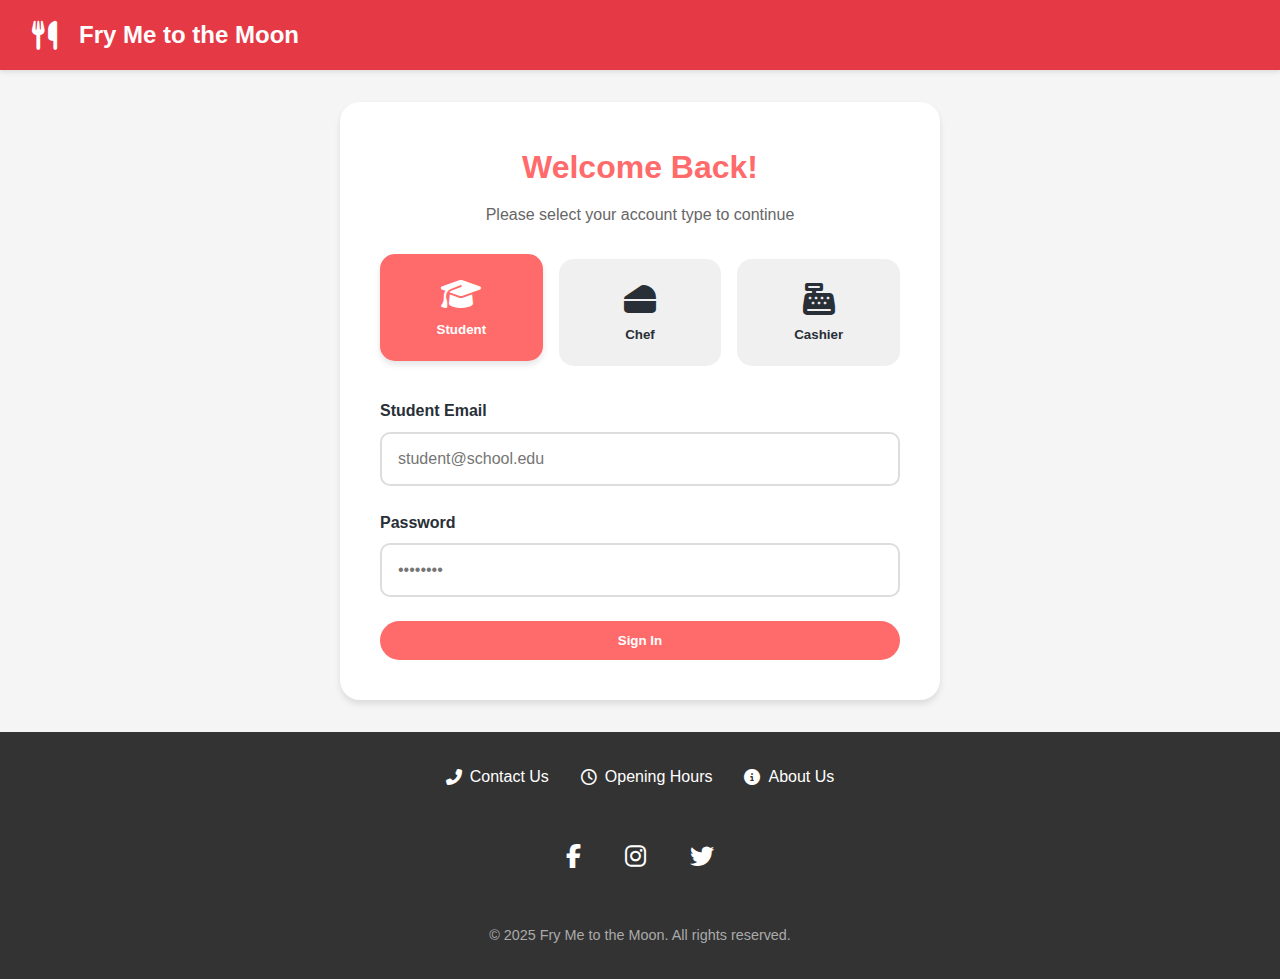
<file: fryMeToTheMoon-master/index.html>
<!DOCTYPE html>
<html lang="en">
<head>
    <meta charset="UTF-8">
    <meta name="viewport" content="width=device-width, initial-scale=1.0">
    <title>Sign In - Fry Me to the Moon</title>
    <link rel="stylesheet" href="https://cdnjs.cloudflare.com/ajax/libs/font-awesome/6.4.0/css/all.min.css">
    <link rel="stylesheet" href="css/signIn.css">
    <link rel="stylesheet" href="css/style.css">
</head>
<body>
    <div class="container">
        <header>
            <div class="logo">
                <i class="fas fa-utensils"></i>
                <span>Fry Me to the Moon</span>
            </div>
        </header>
        
        <main class="signin-container">
            <div class="signin-card">
                <div class="card-header">
                    <h1>Welcome Back!</h1>
                    <p>Please select your account type to continue</p>
                </div>

                <div class="role-selection">
                    <button type="button" class="role-btn student" data-role="student">
                        <i class="fas fa-graduation-cap"></i>
                        <span>Student</span>
                    </button>
                    <button type="button" class="role-btn chief" data-role="chief">
                        <i class="fas fa-cheese"></i>
                        <span>Chef</span>
                    </button>
                    <button type="button" class="role-btn cashier" data-role="cashier">
                        <i class="fas fa-cash-register"></i>
                        <span>Cashier</span>
                    </button>
                </div>

                <form class="signin-form" id="student-form">
                    <div class="form-group">
                        <label for="student-email">Student Email</label>
                        <input type="email" id="student-email" placeholder="student@school.edu" required>
                    </div>
                    <div class="form-group">
                        <label for="student-password">Password</label>
                        <input type="password" id="student-password" placeholder="••••••••" required>
                    </div>
                    <button type="submit" class="btn primary">Sign In</button>
                </form>

                <form class="signin-form" id="chief-form">
                    <div class="form-group">
                        <label for="chief-email">Chef Email</label>
                        <input type="email" id="chief-email" placeholder="chef@frymetothemoon.com" required>
                    </div>
                    <div class="form-group">
                        <label for="chief-password">Password</label>
                        <input type="password" id="chief-password" placeholder="••••••••" required>
                    </div>
                    <button type="submit" class="btn primary">Sign In</button>
                </form>

                <form class="signin-form" id="cashier-form">
                    <div class="form-group">
                        <label for="cashier-email">Cashier Email</label>
                        <input type="email" id="cashier-email" placeholder="cashier@frymetothemoon.com" required>
                    </div>
                    <div class="form-group">
                        <label for="cashier-password">Password</label>
                        <input type="password" id="cashier-password" placeholder="••••••••" required>
                    </div>
                    <button type="submit" class="btn primary">Sign In</button>
                </form>
            </div>
        </main>

        <footer>
            <div class="footer-content">
                <div class="footer-links">
                    <a href="#"><i class="fas fa-phone-alt"></i> Contact Us</a>
                    <a href="#"><i class="far fa-clock"></i> Opening Hours</a>
                    <a href="#"><i class="fas fa-info-circle"></i> About Us</a>
                </div>
                <div class="social-icons">
                    <a href="#"><i class="fab fa-facebook-f"></i></a>
                    <a href="#"><i class="fab fa-instagram"></i></a>
                    <a href="#"><i class="fab fa-twitter"></i></a>
                </div>
                <p class="copyright">© 2025 Fry Me to the Moon. All rights reserved.</p>
            </div>
        </footer>
    </div>
    <script src="scripts/signIn.js"></script>
</body>
</html>
</file>
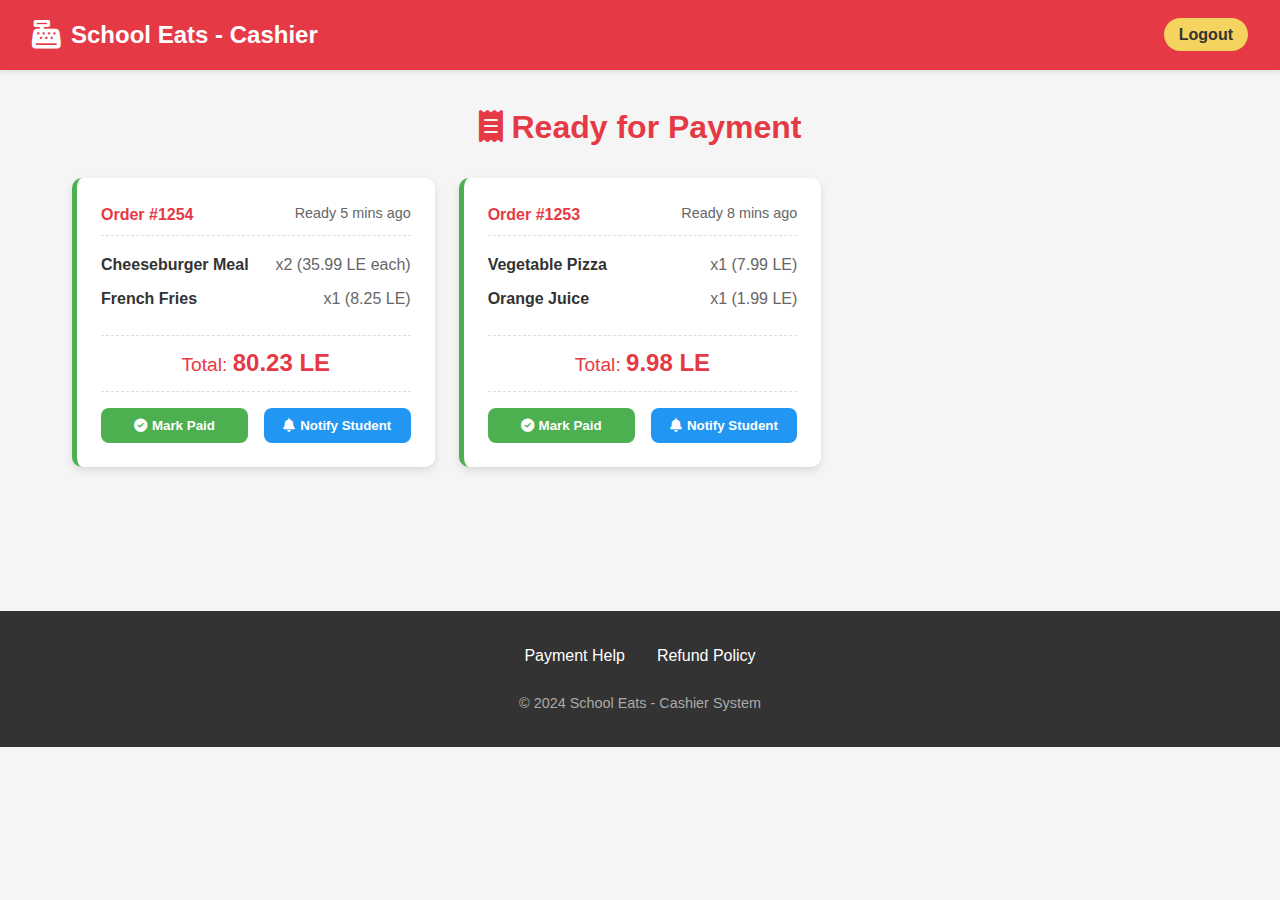
<file: fryMeToTheMoon-master/pages/cashier.html>
<!DOCTYPE html>
<html lang="en">
<head>
    <meta charset="UTF-8">
    <meta name="viewport" content="width=device-width, initial-scale=1.0">
    <title>Cashier - School Eats</title>
    <link rel="stylesheet" href="../css/Cashier_page.css">
    <link rel="stylesheet" href="https://cdnjs.cloudflare.com/ajax/libs/font-awesome/6.0.0-beta3/css/all.min.css">
    <style>
        /* Basic styles if CSS file isn't loading */
        .payment-btn.paid {
            background-color: #4CAF50;
            color: white;
        }
        .payment-btn.notify {
            background-color: #2196F3;
            color: white;
        }
        .paid-confirm {
            animation: pulse 0.5s ease;
        }
        @keyframes pulse {
            0% { transform: scale(1); }
            50% { transform: scale(1.05); }
            100% { transform: scale(1); }
        }
    </style>
</head>
<body>
    <header>
        <div class="logo">
            <i class="fas fa-cash-register"></i>
            <span>School Eats - Cashier</span>
        </div>
        <div class="header-buttons">
            <a href="../index.html" class="logout">Logout</a>
        </div>
    </header>

    <div class="dashboard">
        <h1><i class="fas fa-receipt"></i> Ready for Payment</h1>
        <div class="order-container">
            <!-- Order #1 -->
            <div class="order-card completed" data-order-id="1254">
                <div class="order-header">
                    <span class="order-id">Order #1254</span>
                    <span class="order-time">Ready 5 mins ago</span>
                </div>
                <div class="order-items">
                    <div class="order-item">
                        <span class="item-name">Cheeseburger Meal</span>
                        <span class="item-qty">x2 (35.99 LE each)</span>
                    </div>
                    <div class="order-item">
                        <span class="item-name">French Fries</span>
                        <span class="item-qty">x1 (8.25 LE)</span>
                    </div>
                </div>
                <div class="payment-amount">
                    Total: <span>80.23 LE</span>
                </div>
                <div class="order-actions">
                    <div class="payment-actions">
                        <button class="payment-btn paid" onclick="markAsPaid(event, 1254)">
                            <i class="fas fa-check-circle"></i> Mark Paid
                        </button>
                        <button class="payment-btn notify" onclick="notifyStudent(event, 1254, 'John D.')">
                            <i class="fas fa-bell"></i> Notify Student
                        </button>
                    </div>
                </div>
            </div>

            <!-- Order #2 -->
            <div class="order-card completed" data-order-id="1253">
                <div class="order-header">
                    <span class="order-id">Order #1253</span>
                    <span class="order-time">Ready 8 mins ago</span>
                </div>
                <div class="order-items">
                    <div class="order-item">
                        <span class="item-name">Vegetable Pizza</span>
                        <span class="item-qty">x1 (7.99 LE)</span>
                    </div>
                    <div class="order-item">
                        <span class="item-name">Orange Juice</span>
                        <span class="item-qty">x1 (1.99 LE)</span>
                    </div>
                </div>
                <div class="payment-amount">
                    Total: <span>9.98 LE</span>
                </div>
                <div class="order-actions">
                    <div class="payment-actions">
                        <button class="payment-btn paid" onclick="markAsPaid(event, 1253)">
                            <i class="fas fa-check-circle"></i> Mark Paid
                        </button>
                        <button class="payment-btn notify" onclick="notifyStudent(event, 1253, 'Sarah M.')">
                            <i class="fas fa-bell"></i> Notify Student
                        </button>
                    </div>
                </div>
            </div>
        </div>
    </div>

    <footer>
        <div class="footer-links">
            <a href="#">Payment Help</a>
            <a href="#">Refund Policy</a>
        </div>
        <p class="copyright">© 2024 School Eats - Cashier System</p>
    </footer>

    <script>
    // Notify student to come collect their order
    function notifyStudent(event, orderId, studentName) {
        alert(`Notification sent to ${studentName} to collect Order #${orderId}`);
        // Visual feedback
        const btn = event.target;
        btn.innerHTML = '<i class="fas fa-check"></i> Notified';
        btn.style.backgroundColor = '#4CAF50';
        btn.disabled = true;
    }

    // Mark order as paid
    function markAsPaid(event, orderId) {
        if (confirm(`Mark Order #${orderId} as paid?`)) {
            const orderCard = event.target.closest('.order-card');
            const btn = orderCard.querySelector('.paid');
            
            // Add temporary press effect
            btn.classList.add('paid-confirm');
            
            // Update UI after a short delay
            setTimeout(() => {
                btn.innerHTML = '<i class="fas fa-check-double"></i> Paid';
                btn.disabled = true;
                orderCard.style.opacity = '0.7';
                orderCard.querySelector('.notify').disabled = true;
                
                // Remove animation class
                setTimeout(() => {
                    btn.classList.remove('paid-confirm');
                }, 500);
            }, 300);
        }
    }
</script>
    </script>
</body>
</html>
</file>
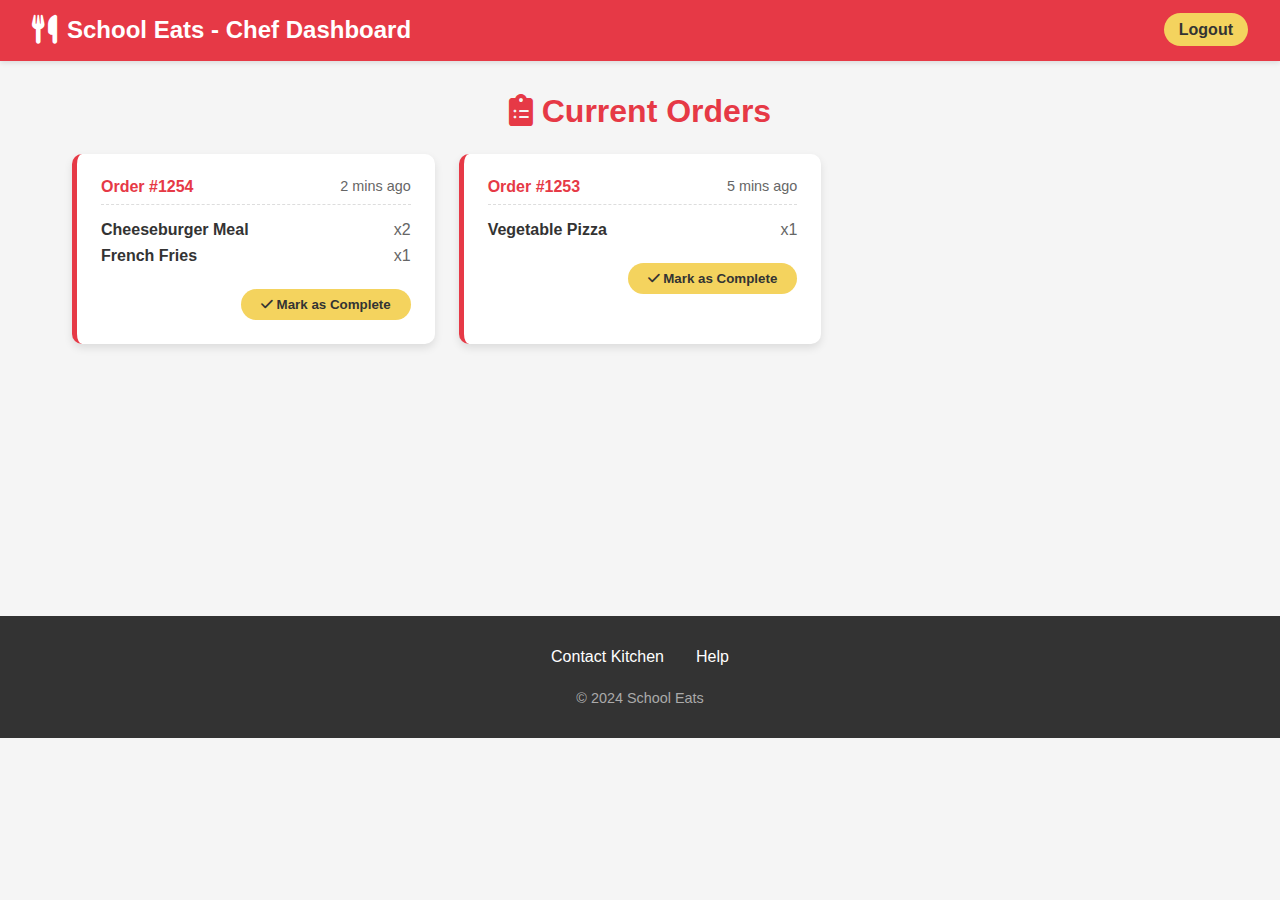
<file: fryMeToTheMoon-master/pages/chef.html>
<!DOCTYPE html>
<html lang="en">
<head>
    <meta charset="UTF-8">
    <meta name="viewport" content="width=device-width, initial-scale=1.0">
    <title>Chef Dashboard - School Eats</title>
    <link rel="stylesheet" href="../css/Cheif_page.css">
    <link rel="stylesheet" href="https://cdnjs.cloudflare.com/ajax/libs/font-awesome/6.0.0-beta3/css/all.min.css">
</head>
<body>
    <header>
        <div class="logo">
            <i class="fas fa-utensils"></i>
            <span>School Eats - Chef Dashboard</span>
        </div>
        <div class="header-buttons">
            <a href="../index.html" class="logout">Logout</a>
        </div>
    </header>

    <div class="dashboard">
        <h1><i class="fas fa-clipboard-list"></i> Current Orders</h1>
        <div class="order-container">
            <!-- Order #1 -->
            <div class="order-card">
                <div class="order-header">
                    <span class="order-id">Order #1254</span>
                    <span class="order-time">2 mins ago</span>
                </div>
                <div class="order-items">
                    <div class="order-item">
                        <span class="item-name">Cheeseburger Meal</span>
                        <span class="item-qty">x2</span>
                    </div>
                    <div class="order-item">
                        <span class="item-name">French Fries</span>
                        <span class="item-qty">x1</span>
                    </div>
                </div>
                <div class="order-actions">
                    <button class="complete-btn" onclick="completeOrder(1254)">
                        <i class="fas fa-check"></i> Mark as Complete
                    </button>
                </div>
            </div>

            <!-- Order #2 -->
            <div class="order-card">
                <div class="order-header">
                    <span class="order-id">Order #1253</span>
                    <span class="order-time">5 mins ago</span>
                </div>
                <div class="order-items">
                    <div class="order-item">
                        <span class="item-name">Vegetable Pizza</span>
                        <span class="item-qty">x1</span>
                    </div>
                </div>
                <div class="order-actions">
                    <button class="complete-btn" onclick="completeOrder(1253)">
                        <i class="fas fa-check"></i> Mark as Complete
                    </button>
                </div>
            </div>
        </div>
    </div>

    <footer>
        <div class="footer-links">
            <a href="#">Contact Kitchen</a>
            <a href="#">Help</a>
        </div>
        <p class="copyright">© 2024 School Eats</p>
    </footer>
    <script src="../scripts/chef.js"></script>
    
</body>
</html>
</file>
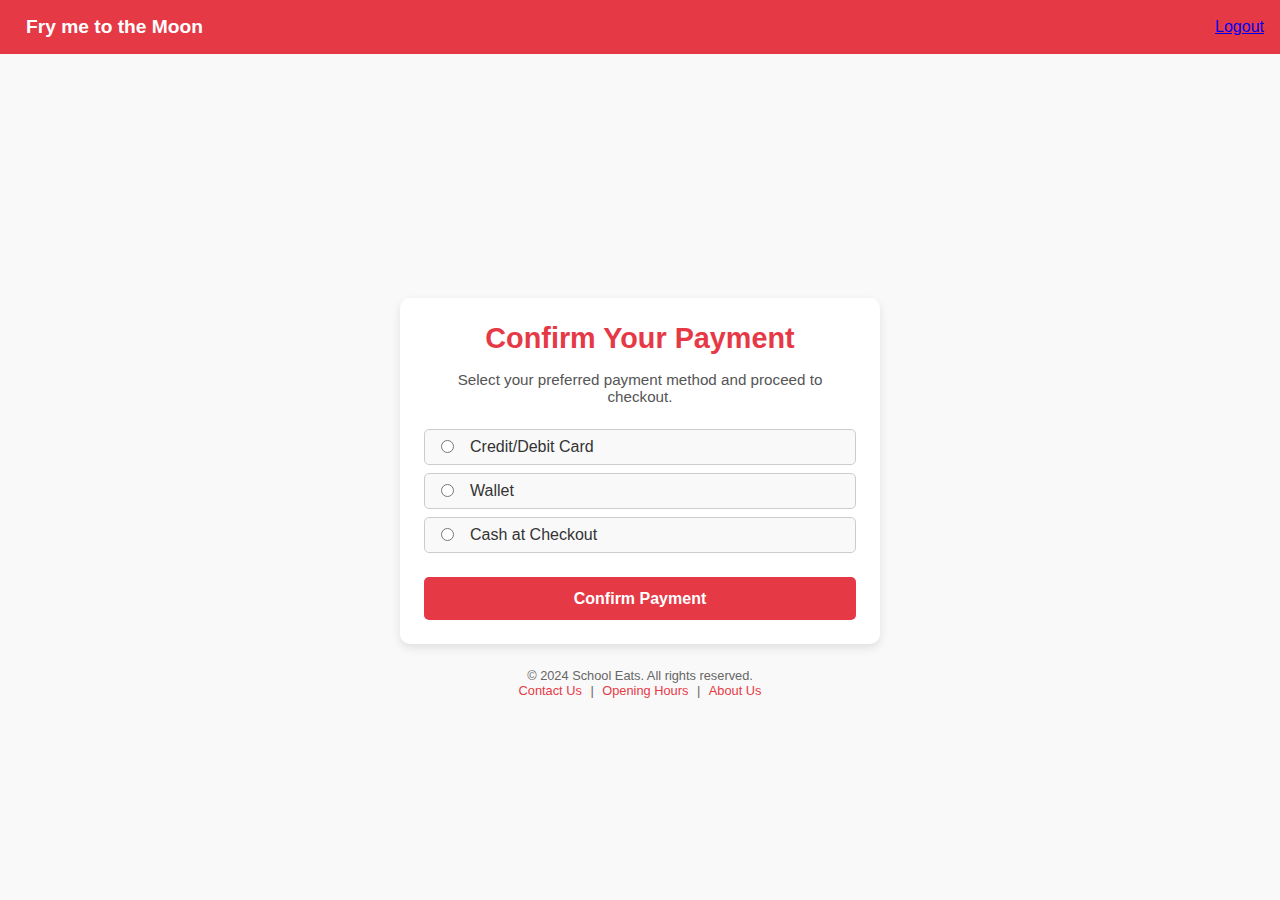
<file: fryMeToTheMoon-master/pages/confirm.html>
<!DOCTYPE html>
<html lang="en">
<head>
    <meta charset="UTF-8">
    <meta name="viewport" content="width=device-width, initial-scale=1.0">
    <title>Confirm Payment</title>
    <link rel="stylesheet" href="../css/confirm.css">
</head>
<body>
    <header>
        <div class="logo">
            <i class="fas fa-utensils"></i>
            <span>Fry me to the Moon</span>
        </div>
        <a href="../index.html" class="login">Logout</a>
        <!-- <a href="#" class="cart"><i class="fas fa-shopping-cart"></i> Cart</a> -->
    </header>

    <main>
        <h1>Confirm Your Payment</h1>
        <p>Select your preferred payment method and proceed to checkout.</p>
        <form id="payment-form">
            <div class="payment-options">
                <label class="payment-option">
                    <input type="radio" name="payment" value="Credit Card" required>
                    <span>Credit/Debit Card</span>
                </label>
                <label class="payment-option">
                    <input type="radio" name="payment" value="Wallet">
                    <span>Wallet</span>
                </label>
                <label class="payment-option">
                    <input type="radio" name="payment" value="Cash">
                    <span>Cash at Checkout</span>
                </label>
            </div>
            <button type="submit">Confirm Payment</button>
        </form>
    </main>

    <footer>
        <p>© 2024 School Eats. All rights reserved.</p>
        <p>
            <a href="#">Contact Us</a> | 
            <a href="#">Opening Hours</a> | 
            <a href="#">About Us</a>
        </p>
    </footer>

    <script>
        document.getElementById('payment-form').addEventListener('submit', function(e) {
            e.preventDefault();
            const selectedPayment = document.querySelector('input[name="payment"]:checked').value;
            alert(`You selected: ${selectedPayment}`);
            // Save the selected payment method for further processing
            localStorage.setItem('selectedPayment', selectedPayment);
            window.location.href = 'waiting.html'; // Redirect to waiting page
        });
    </script>
</body>
</html>
</file>
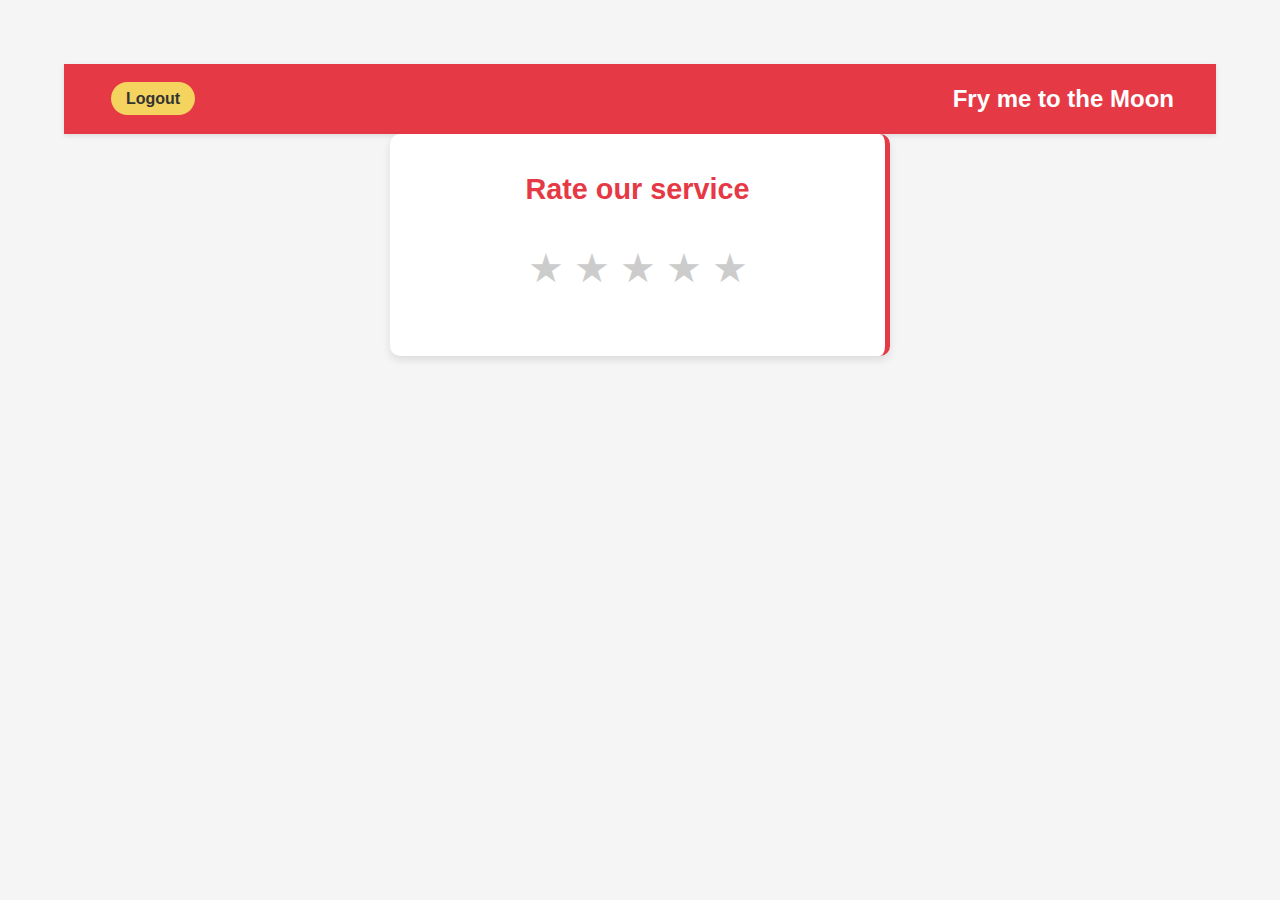
<file: fryMeToTheMoon-master/pages/Feedback.html>
<!DOCTYPE html>
<html lang="ar">
<head>
  <meta charset="UTF-8">
  <title>Feedback</title>
  <style>
    /* ===== GLOBAL RESET ===== */
    * {
      margin: 0;
      padding: 0;
      box-sizing: border-box;
      font-family: 'Arial', sans-serif;
    }

    body {
      background-color: #f5f5f5;
      color: #333;
      direction: rtl;
      padding: 04rem;
      line-height: 1.6;
    }

    .rating-container {
      max-width: 500px;
      margin: 0 auto;
      background: white;
      border-radius: 10px;
      padding: 2rem;
      box-shadow: 0 4px 8px rgba(0, 0, 0, 0.1);
      border-right: 5px solid #E63946;
      text-align: center;
    }

    .rating-container h2 {
      margin-bottom: 1.5rem;
      color: #E63946;
      font-size: 1.8rem;
    }

    .stars {
      display: flex;
      justify-content: center;
      gap: 10px;
      margin-bottom: 1.5rem;
    }

    .star {
      font-size: 40px;
      color: #ccc;
      cursor: pointer;
      transition: color 0.3s ease;
    }

    .star.gold {
      color: #FFD700;
    }

    #feedbackBox {
      display: none;
      margin-top: 1rem;
      text-align: right;
    }

    #feedbackBox h3 {
      margin-bottom: 0.5rem;
      color: #E63946;
    }

    textarea {
      width: 100%;
      height: 100px;
      resize: none;
      padding: 10px;
      font-size: 16px;
      border: 1px solid #ccc;
      border-radius: 8px;
      outline: none;
      transition: border-color 0.3s ease;
    }

    textarea:focus {
      border-color: #E63946;
    }

    .submit-btn {
      margin-top: 1.5rem;
      background-color: #2196F3;
      color: white;
      border: none;
      padding: 12px 20px;
      border-radius: 8px;
      font-weight: bold;
      cursor: pointer;
      transition: background-color 0.3s ease, transform 0.2s ease;
    }

    .submit-btn:hover {
      background-color: #1976D2;
      transform: translateY(-2px);
    }

    .submit-btn:active {
      transform: translateY(0);
    }
  </style>
  <link rel="stylesheet" href="../css/style.css">
</head>
<body>

  <header>
    <div class="logo">
        <i class="fas fa-utensils"></i>
        <span>Fry me to the Moon</span>
    </div>
    <div class="header-buttons">
        <a href="../index.html" class="login">Logout</a>
        <!-- <a href="./meals.html" class="cart"><i class="fas fa-shopping-cart"></i> Cart</a> -->
    </div>
  </header>

  <div class="rating-container">
    <h2>Rate our service</h2>

    <div class="stars">
      <span class="star" data-value="1">&#9733;</span>
      <span class="star" data-value="2">&#9733;</span>
      <span class="star" data-value="3">&#9733;</span>
      <span class="star" data-value="4">&#9733;</span>
      <span class="star" data-value="5">&#9733;</span>
    </div>

    <div id="feedbackBox">
      <h3>Write your opinion:</h3>
      <textarea placeholder="What do you think of the food and the service?"></textarea>
      <button class="submit-btn">Send your opinion</button>
    </div>
  </div>

  <script>
    const stars = document.querySelectorAll('.star');
    const feedbackBox = document.getElementById('feedbackBox');

    stars.forEach(star => {
      star.addEventListener('click', () => {
        const rating = parseInt(star.getAttribute('data-value'));

        stars.forEach(s => {
          const val = parseInt(s.getAttribute('data-value'));
          s.classList.toggle('gold', val <= rating);
        });

        feedbackBox.style.display = 'block';
      });
    });
    
  </script>

</body>
</html>
</file>
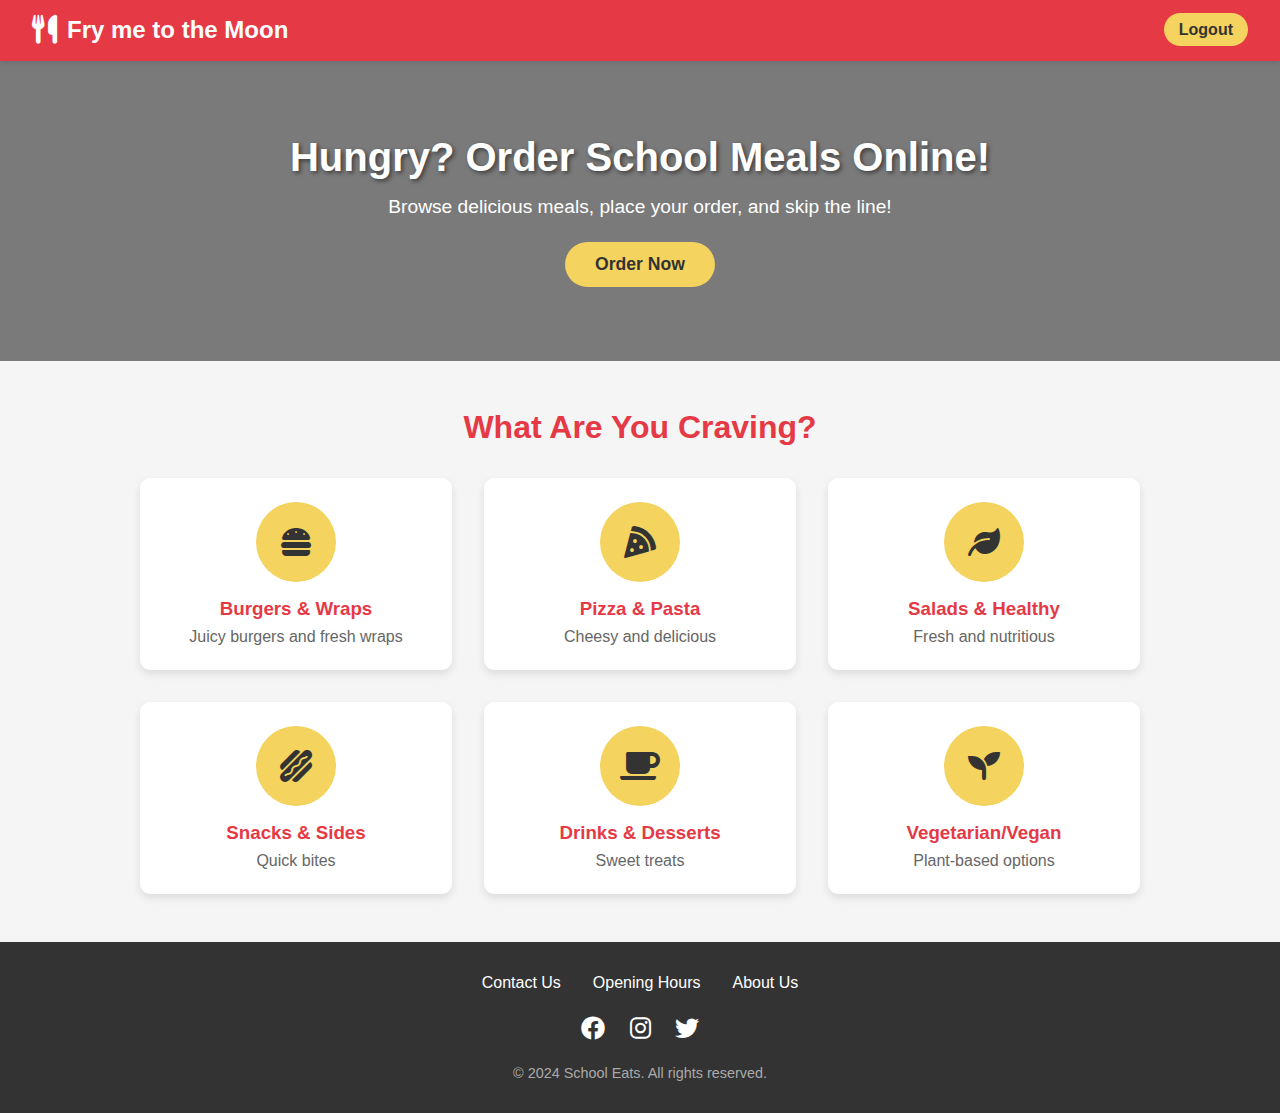
<file: fryMeToTheMoon-master/pages/student.html>
<!DOCTYPE html>
<html lang="en">
<head>
    <meta charset="UTF-8">
    <meta name="viewport" content="width=device-width, initial-scale=1.0">
    <title>Fry me to the Moon</title>
    <link rel="stylesheet" href="../css/style.css">
    <link rel="stylesheet" href="https://cdnjs.cloudflare.com/ajax/libs/font-awesome/6.0.0-beta3/css/all.min.css">
</head>
<body>
    <header>
        <div class="logo">
            <i class="fas fa-utensils"></i>
            <span>Fry me to the Moon</span>
        </div>
        <div class="header-buttons">
            <a href="../index.html" class="login">Logout</a>
            <!-- <a href="./meals.html" class="cart"><i class="fas fa-shopping-cart"></i> Cart</a> -->
        </div>
    </header>

    <section class="hero">
        <h1>Hungry? Order School Meals Online!</h1>
        <p>Browse delicious meals, place your order, and skip the line!</p>
        <button>Order Now</button>
    </section>

    
    <section class="categories">
        <h2>What Are You Craving?</h2>
        <div class="category-grid">
            <a class="category-item" href="meals.html?category=burgers">
                <div class="category-icon">
                    <i class="fas fa-hamburger"></i>
                </div>
                <h3>Burgers & Wraps</h3>
                <p>Juicy burgers and fresh wraps</p>
            </a>
            <a class="category-item" href="meals.html?category=pizza">
                <div class="category-icon">
                    <i class="fas fa-pizza-slice"></i>
                </div>
                <h3>Pizza & Pasta</h3>
                <p>Cheesy and delicious</p>
            </a>
            <a class="category-item" href="meals.html?category=salad">
                <div class="category-icon">
                    <i class="fas fa-leaf"></i>
                </div>
                <h3>Salads & Healthy</h3>
                <p>Fresh and nutritious</p>
            </a>
            <a class="category-item" href="meals.html?category=snack">
                <div class="category-icon">
                    <i class="fas fa-hotdog"></i>
                </div>
                <h3>Snacks & Sides</h3>
                <p>Quick bites</p>
            </a>
            <a class="category-item" href="meals.html?category=drink">
                <div class="category-icon">
                    <i class="fas fa-coffee"></i>
                </div>
                <h3>Drinks & Desserts</h3>
                <p>Sweet treats</p>
            </a>
            <a class="category-item" href="meals.html?category=vegan">
                <div class="category-icon">
                    <i class="fas fa-seedling"></i>
                </div>
                <h3>Vegetarian/Vegan</h3>
                <p>Plant-based options</p>
            </a>
        </div>
    </section>

    <footer>
        <div class="footer-links">
            <a href="#">Contact Us</a>
            <a href="#">Opening Hours</a>
            <a href="#">About Us</a>
        </div>
        <div class="social-icons">
            <i class="fab fa-facebook"></i>
            <i class="fab fa-instagram"></i>
            <i class="fab fa-twitter"></i>
        </div>
        <p class="copyright">© 2024 School Eats. All rights reserved.</p>
    </footer>

    <script src=""></script>
</body>
</html>
</file>
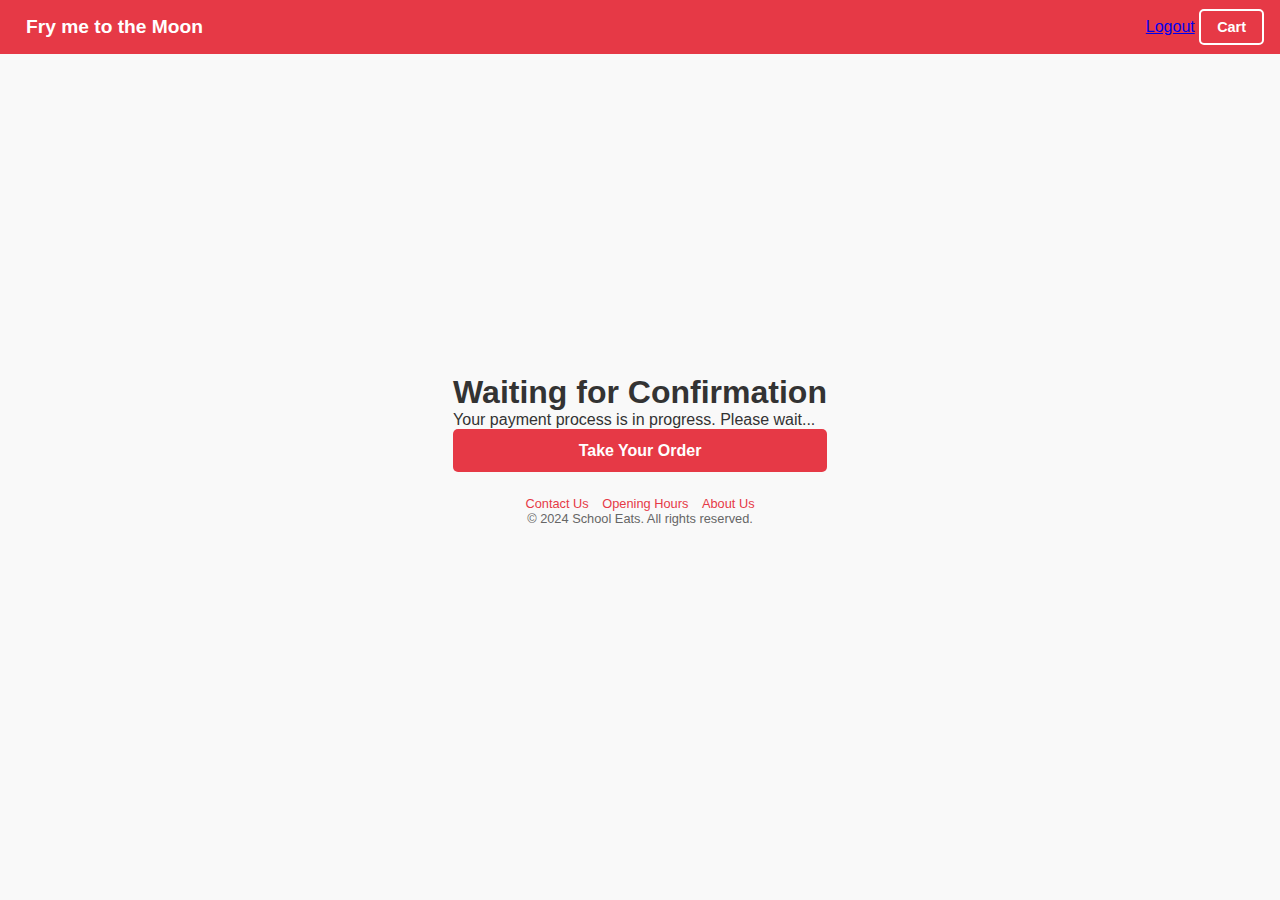
<file: fryMeToTheMoon-master/pages/waiting.html>
<!DOCTYPE html>
<html lang="en">
<head>
    <meta charset="UTF-8">
    <meta name="viewport" content="width=device-width, initial-scale=1.0">
    <title>Waiting for Confirmation</title>
    <link rel="stylesheet" href="../css/confirm.css">
    <script>
        let startTime;

        // Start timing when the page loads
        window.onload = () => {
            startTime = new Date();
        };

        // Calculate waiting time and redirect to feedback.html
        function takeOrder() {
            const endTime = new Date();
            const waitingTime = Math.floor((endTime - startTime) / 1000); // in seconds
            
            // Store waiting time for use on the feedback page (optional)
            localStorage.setItem("waitingTime", waitingTime);
            
            // Redirect to feedback.html after 2 seconds (for user to read the message)
            setTimeout(() => {
                window.location.href = "Feedback.html";
            }, 2000);
            
            // Display message and hide button
            document.getElementById("waiting-result").innerText = `Thank you for waiting! You waited ${waitingTime} seconds. Redirecting to feedback...`;
            document.getElementById("take-order-button").style.display = "none";
        }
    </script>
</head>
<body>
    <header>
        <div class="logo">
            <i class="fas fa-utensils"></i>
            <span>Fry me to the Moon</span>
        </div>
        <div class="header-buttons">
            <a href="../index.html" class="login">Logout</a>
            <a href="#" class="cart"><i class="fas fa-shopping-cart"></i> Cart</a>
        </div>
    </header>

    <section class="waiting-section">
        <h1 class="waiting-title">Waiting for Confirmation</h1>
        <p class="waiting-message">Your payment process is in progress. Please wait...</p>
        <button id="take-order-button" onclick="takeOrder()">Take Your Order</button>
        <p id="waiting-result" class="waiting-result"></p>
    </section>

    <footer>
        <div class="footer-links">
            <a href="#">Contact Us</a>
            <a href="#">Opening Hours</a>
            <a href="#">About Us</a>
        </div>
        <div class="social-icons">
            <i class="fab fa-facebook"></i>
            <i class="fab fa-instagram"></i>
            <i class="fab fa-twitter"></i>
        </div>
        <p class="copyright">© 2024 School Eats. All rights reserved.</p>
    </footer>
</body>
</html>
</file>
<file: fryMeToTheMoon-master/css/signIn.css>
:root {
    --primary-color: #FF6B6B;
    --secondary-color: #4ECDC4;
    --accent-color: #FFE66D;
    --dark-color: #292F36;
    --light-color: #F7FFF7;
    --shadow: 0 4px 6px rgba(0, 0, 0, 0.1);
    --transition: all 0.3s ease;
}

* {
    margin: 0;
    padding: 0;
    box-sizing: border-box;
    font-family: 'Segoe UI', Tahoma, Geneva, Verdana, sans-serif;
}

body {
    background-color: #f5f5f5;
    color: var(--dark-color);
    line-height: 1.6;
}

.container {
    display: flex;
    flex-direction: column;
    min-height: 100vh;
}

header {
    display: flex;
    justify-content: space-between;
    align-items: center;
    padding: 1.5rem 5%;
    background-color: white;
    box-shadow: var(--shadow);
}

.logo {
    display: flex;
    align-items: center;
    gap: 0.75rem;
    font-size: 1.5rem;
    font-weight: 700;
    color: var(--primary-color);
}

.logo i {
    font-size: 2rem;
}

.header-buttons {
    display: flex;
    gap: 1rem;
}

.btn {
    padding: 0.75rem 1.5rem;
    border-radius: 50px;
    font-weight: 600;
    cursor: pointer;
    transition: var(--transition);
    text-decoration: none;
    display: inline-flex;
    align-items: center;
    gap: 0.5rem;
}

.btn.outline {
    border: 2px solid var(--primary-color);
    background: transparent;
    color: var(--primary-color);
}

.btn.outline:hover {
    background: var(--primary-color);
    color: white;
}

.btn.cart {
    background: var(--primary-color);
    color: white;
    border: none;
}

.btn.cart:hover {
    background: #e05555;
    transform: translateY(-2px);
}

.btn.primary {
    background: var(--primary-color);
    color: white;
    border: none;
    width: 100%;
    justify-content: center;
}

.btn.primary:hover {
    background: #e05555;
    transform: translateY(-2px);
}

.signin-container {
    display: flex;
    justify-content: center;
    align-items: center;
    flex-grow: 1;
    padding: 2rem;
}

.signin-card {
    background: white;
    border-radius: 20px;
    box-shadow: var(--shadow);
    width: 100%;
    max-width: 600px;
    padding: 2.5rem;
    text-align: center;
}

.card-header {
    margin-bottom: 2rem;
}

.card-header h1 {
    color: var(--primary-color);
    margin-bottom: 0.5rem;
    font-size: 2rem;
}

.card-header p {
    color: #666;
}

.role-selection {
    display: flex;
    justify-content: space-between;
    gap: 1rem;
    margin-bottom: 2rem;
}

.role-btn {
    flex: 1;
    padding: 1.5rem 1rem;
    border-radius: 15px;
    border: none;
    background: #f0f0f0;
    cursor: pointer;
    transition: var(--transition);
    display: flex;
    flex-direction: column;
    align-items: center;
    gap: 0.75rem;
    color: var(--dark-color);
}

.role-btn i {
    font-size: 2rem;
}

.role-btn span {
    font-weight: 600;
}

.role-btn:hover {
    transform: translateY(-5px);
    box-shadow: var(--shadow);
}

.role-btn.student:hover {
    background: #FF6B6B;
    color: white;
}

.role-btn.chief:hover {
    background: #4ECDC4;
    color: white;
}

.role-btn.cashier:hover {
    background: #FFE66D;
    color: var(--dark-color);
}

.role-btn.active {
    transform: translateY(-5px);
    box-shadow: var(--shadow);
}

.role-btn.student.active {
    background: #FF6B6B;
    color: white;
}

.role-btn.chief.active {
    background: #4ECDC4;
    color: white;
}

.role-btn.cashier.active {
    background: #FFE66D;
    color: var(--dark-color);
}

.signin-form {
    display: none;
    animation: fadeIn 0.5s ease;
}

.signin-form.active {
    display: block;
}

.form-group {
    margin-bottom: 1.5rem;
    text-align: left;
}

.form-group label {
    display: block;
    margin-bottom: 0.5rem;
    font-weight: 600;
    color: var(--dark-color);
}

.form-group input {
    width: 100%;
    padding: 1rem;
    border: 2px solid #ddd;
    border-radius: 10px;
    font-size: 1rem;
    transition: var(--transition);
}

.form-group input:focus {
    border-color: var(--primary-color);
    outline: none;
    box-shadow: 0 0 0 3px rgba(255, 107, 107, 0.2);
}

footer {
    background: var(--dark-color);
    color: white;
    padding: 2rem 5%;
    margin-top: auto;
}

.footer-content {
    max-width: 1200px;
    margin: 0 auto;
    display: flex;
    flex-direction: column;
    align-items: center;
    gap: 1.5rem;
}

.footer-links {
    display: flex;
    gap: 2rem;
    flex-wrap: wrap;
    justify-content: center;
}

.footer-links a {
    color: white;
    text-decoration: none;
    transition: var(--transition);
    display: flex;
    align-items: center;
    gap: 0.5rem;
}

.footer-links a:hover {
    color: var(--accent-color);
}

.social-icons {
    display: flex;
    gap: 1.5rem;
}

.social-icons a {
    color: white;
    font-size: 1.5rem;
    transition: var(--transition);
}

.social-icons a:hover {
    color: var(--accent-color);
    transform: translateY(-3px);
}

.copyright {
    font-size: 0.9rem;
    color: #aaa;
    text-align: center;
}

@keyframes fadeIn {
    from {
        opacity: 0;
        transform: translateY(10px);
    }
    to {
        opacity: 1;
        transform: translateY(0);
    }
}

/* Responsive Design */
@media (max-width: 768px) {
    .role-selection {
        flex-direction: column;
    }
    
    header {
        flex-direction: column;
        gap: 1rem;
        padding: 1rem;
    }
    
    .signin-card {
        padding: 1.5rem;
    }
}
</file>
<file: fryMeToTheMoon-master/css/style.css>
* {
    margin: 0;
    padding: 0;
    box-sizing: border-box;
    font-family: 'Arial', sans-serif;
}

body {
    background-color: #f5f5f5;
    color: #333;
}

header {
    background-color: #E63946; 
    padding: 1rem 2rem;
    display: flex;
    justify-content: space-between;
    align-items: center;
    box-shadow: 0 2px 5px rgba(0, 0, 0, 0.1);
}

.logo {
    color: white;
    font-size: 1.5rem;
    font-weight: bold;
    display: flex;
    align-items: center;
}

.logo i {
    margin-right: 10px;
    font-size: 1.8rem;
}

.header-buttons a {
    color: white;
    text-decoration: none;
    margin-left: 15px;
    font-weight: bold;
    padding: 8px 15px;
    border-radius: 20px;
    transition: all 0.3s;
}

.header-buttons .login {
    background-color: #F4D35E; /* Yellow */
    color: #333;
}

.header-buttons .login:hover {
    background-color: #FFD700;
}

.header-buttons .cart {
    background-color: transparent;
    border: 2px solid white;
}

.header-buttons .cart:hover {
    background-color: rgba(255, 255, 255, 0.2);
}

/* === Hero Section === */
.hero {
    background: linear-gradient(rgba(0, 0, 0, 0.5), rgba(0, 0, 0, 0.5)), 
                url('https://images.unsplash.com/photo-1504674900247-0877df9cc836?ixlib=rb-1.2.1&auto=format&fit=crop&w=1350&q=80');
    background-size: cover;
    background-position: center;
    height: 300px;
    display: flex;
    flex-direction: column;
    justify-content: center;
    align-items: center;
    text-align: center;
    color: white;
    padding: 2rem;    
}

.hero h1 {
    font-size: 2.5rem;
    margin-bottom: 1rem;
    text-shadow: 2px 2px 4px rgba(0, 0, 0, 0.5);
}

.hero p {
    font-size: 1.2rem;
    margin-bottom: 1.5rem;
    max-width: 600px;
}

.hero button {
    background-color: #F4D35E;
    color: #333;
    border: none;
    padding: 12px 30px;
    font-size: 1.1rem;
    font-weight: bold;
    border-radius: 30px;
    cursor: pointer;
    transition: all 0.3s;
}

.hero button:hover {
    background-color: #FFD700;
    transform: scale(1.05);
}

.categories {
    padding: 3rem 2rem;
    text-align: center;
}

.categories h2 {
    font-size: 2rem;
    margin-bottom: 2rem;
    color: #E63946;
}

.category-grid {
    display: grid;
    grid-template-columns: repeat(3, 1fr);
    gap: 2rem;
    max-width: 1000px;
    margin: 0 auto;
}

.category-item {
    background-color: white;
    border-radius: 10px;
    padding: 1.5rem;
    box-shadow: 0 4px 8px rgba(0, 0, 0, 0.1);
    transition: all 0.3s;
    cursor: pointer;
}

.category-item:hover {
    transform: translateY(-10px);
    box-shadow: 0 10px 20px rgba(0, 0, 0, 0.2);
}

.category-icon {
    background-color: #F4D35E;
    width: 80px;
    height: 80px;
    border-radius: 50%;
    display: flex;
    justify-content: center;
    align-items: center;
    margin: 0 auto 1rem;
    font-size: 2rem;
    color: #333;
}

.category-item h3 {
    margin-bottom: 0.5rem;
    color: #E63946;
}

.category-item p {
    color: #666;
}

/* === Footer === */
footer {
    background-color: #333;
    color: white;
    padding: 2rem;
    text-align: center;
}

.footer-links {
    display: flex;
    justify-content: center;
    gap: 2rem;
    margin-bottom: 1.5rem;
}

.footer-links a {
    color: white;
    text-decoration: none;
}

.footer-links a:hover {
    color: #F4D35E;
}

.social-icons {
    margin-bottom: 1.5rem;
}

.social-icons i {
    font-size: 1.5rem;
    margin: 0 10px;
    cursor: pointer;
}

.copyright {
    font-size: 0.9rem;
    color: #aaa;
}

.category-item {
    text-decoration: none;
    color: inherit;
}
</file>
<file: fryMeToTheMoon-master/css/Cheif_page.css>
/* ===== GLOBAL STYLES ===== */
* {
    margin: 0;
    padding: 0;
    box-sizing: border-box;
    font-family: 'Arial', sans-serif;
}

body {
    background-color: #f5f5f5;
    color: #333;
}

/* ===== HEADER ===== */
header {
    background-color: #E63946;
    padding: 1rem 2rem;
    display: flex;
    justify-content: space-between;
    align-items: center;
    box-shadow: 0 2px 5px rgba(0, 0, 0, 0.1);
}

.logo {
    color: white;
    font-size: 1.5rem;
    font-weight: bold;
    display: flex;
    align-items: center;
}

.logo i {
    margin-right: 10px;
    font-size: 1.8rem;
}

.header-buttons a {
    color: white;
    text-decoration: none;
    margin-left: 15px;
    font-weight: bold;
    padding: 8px 15px;
    border-radius: 20px;
    transition: all 0.3s;
}

.header-buttons .logout {
    background-color: #F4D35E;
    color: #333;
}

.header-buttons .logout:hover {
    background-color: #FFD700;
}

/* ===== CHEF DASHBOARD ===== */
.dashboard {
    padding: 2rem;
    max-width: 1200px;
    margin: 0 auto;
}

.dashboard h1 {
    color: #E63946;
    margin-bottom: 1.5rem;
    text-align: center;
}

.order-container {
    display: grid;
    grid-template-columns: repeat(auto-fill, minmax(350px, 1fr));
    gap: 1.5rem;
}

.order-card {
    background: white;
    border-radius: 10px;
    padding: 1.5rem;
    box-shadow: 0 4px 8px rgba(0, 0, 0, 0.1);
    border-left: 5px solid #E63946;
}

.order-header {
    display: flex;
    justify-content: space-between;
    margin-bottom: 1rem;
    padding-bottom: 0.5rem;
    border-bottom: 1px dashed #ddd;
}

.order-id {
    font-weight: bold;
    color: #E63946;
}

.order-time {
    color: #666;
    font-size: 0.9rem;
}

.order-items {
    margin-bottom: 1.5rem;
}

.order-item {
    display: flex;
    justify-content: space-between;
    margin-bottom: 0.5rem;
}

.item-name {
    font-weight: bold;
}

.item-qty {
    color: #666;
}

.order-actions {
    text-align: right;
    color: #23d935;
}

.complete-btn {
    background-color: #F4D35E;
    color: #333;
    border: none;
    padding: 8px 20px;
    border-radius: 20px;
    font-weight: bold;
    cursor: pointer;
    transition: all 0.3s;
}

.complete-btn:hover {
    background-color: #FFD700;
    transform: scale(1.05);
}

.completed-badge {
    background-color: #1adb20;
    color: white;
    padding: 5px 10px;
    border-radius: 15px;
    font-size: 0.8rem;
    display: inline-block;
}

/* ===== FOOTER ===== */
footer {
    background-color: #333;
    color: white;
    padding: 2rem;
    text-align: center;
    margin-top: 15rem;
}

.footer-links {
    display: flex;
    justify-content: center;
    gap: 2rem;
    margin-bottom: 1.5rem;
}

.footer-links a {
    color: white;
    text-decoration: none;
}

.footer-links a:hover {
    color: #F4D35E;
}

.copyright {
    font-size: 0.9rem;
    color: #aaa;
}
/* New class for completed state */
.complete-btn.completed {
    background-color: #23d935; /* Green color */
    color: white;
}

/* Optional: Disable hover effects when completed */
.complete-btn.completed:hover {
    background-color: #23d935;
    transform: none;
}
</file>
<file: fryMeToTheMoon-master/css/Cashier_page.css>
/* ===== GLOBAL RESET ===== */
* {
    margin: 0;
    padding: 0;
    box-sizing: border-box;
    font-family: 'Arial', sans-serif;
}

body {
    background-color: #f5f5f5;
    color: #333;
    line-height: 1.6;
}

/* ===== HEADER STYLES ===== */
header {
    background-color: #E63946;
    padding: 1rem 2rem;
    display: flex;
    justify-content: space-between;
    align-items: center;
    box-shadow: 0 2px 5px rgba(0, 0, 0, 0.1);
    color: white;
}

.logo {
    font-size: 1.5rem;
    font-weight: bold;
    display: flex;
    align-items: center;
}

.logo i {
    margin-right: 10px;
    font-size: 1.8rem;
}

.header-buttons a {
    color: white;
    text-decoration: none;
    margin-left: 15px;
    font-weight: bold;
    padding: 8px 15px;
    border-radius: 20px;
    transition: all 0.3s;
}

.header-buttons .logout {
    background-color: #F4D35E;
    color: #333;
}

.header-buttons .logout:hover {
    background-color: #FFD700;
}

/* ===== DASHBOARD LAYOUT ===== */
.dashboard {
    padding: 2rem;
    max-width: 1200px;
    margin: 0 auto;
}

.dashboard h1 {
    color: #E63946;
    margin-bottom: 1.5rem;
    text-align: center;
    font-size: 2rem;
}

.order-container {
    display: grid;
    grid-template-columns: repeat(auto-fill, minmax(350px, 1fr));
    gap: 1.5rem;
}

/* ===== ORDER CARD STYLES ===== */
.order-card {
    background: white;
    border-radius: 10px;
    padding: 1.5rem;
    box-shadow: 0 4px 8px rgba(0, 0, 0, 0.1);
    border-left: 5px solid #E63946;
    position: relative;
}

.order-card.completed {
    border-left-color: #4CAF50;
}

.order-header {
    display: flex;
    justify-content: space-between;
    margin-bottom: 1rem;
    padding-bottom: 0.5rem;
    border-bottom: 1px dashed #ddd;
}

.order-id {
    font-weight: bold;
    color: #E63946;
}

.order-time {
    color: #666;
    font-size: 0.9rem;
}

.order-items {
    margin-bottom: 1.5rem;
}

.order-item {
    display: flex;
    justify-content: space-between;
    margin-bottom: 0.5rem;
}

.item-name {
    font-weight: bold;
}

.item-qty {
    color: #666;
}

/* ===== PAYMENT STYLES ===== */
.payment-amount {
    font-size: 1.2rem;
    color: #E63946;
    margin: 1rem 0;
    text-align: center;
    padding: 0.5rem 0;
    border-top: 1px dashed #ddd;
    border-bottom: 1px dashed #ddd;
}

.payment-amount span {
    font-weight: bold;
    font-size: 1.5rem;
}

.payment-actions {
    display: flex;
    justify-content: space-between;
    gap: 1rem;
    margin-top: 1rem;
}

.payment-btn {
    flex: 1;
    padding: 10px;
    border: none;
    border-radius: 8px;
    font-weight: bold;
    cursor: pointer;
    transition: all 0.3s;
    display: flex;
    align-items: center;
    justify-content: center;
    gap: 5px;
}

.payment-btn.paid {
    background-color: #4CAF50;
    color: white;
}

.payment-btn.notify {
    background-color: #2196F3;
    color: white;
}

.payment-btn:hover {
    transform: translateY(-2px);
}

.payment-btn:active {
    transform: translateY(0);
}

/* ===== FOOTER STYLES ===== */
footer {
    background-color: #333;
    color: white;
    padding: 2rem;
    text-align: center;
    margin-top: 7rem;
}

.footer-links {
    display: flex;
    justify-content: center;
    gap: 2rem;
    margin-bottom: 1.5rem;
}

.footer-links a {
    color: white;
    text-decoration: none;
}

.footer-links a:hover {
    color: #F4D35E;
}

.copyright {
    font-size: 0.9rem;
    color: #aaa;
}

/* ===== UTILITY CLASSES ===== */
.alert-badge {
    position: absolute;
    top: -10px;
    right: -10px;
    background-color: #e63946;
    color: #ffffff;
    border-radius: 50%;
    width: 25px;
    height: 25px;
    display: flex;
    align-items: center;
    justify-content: center;
    font-size: 0.8rem;
}

/* ===== BUTTON PRESS EFFECTS ===== */
.payment-btn {
    position: relative;
    overflow: hidden;
    transition: all 0.4s ease;
}

.payment-btn:active {
    transform: scale(0.96);
}

.payment-btn.paid:active {
    box-shadow: 0 0 0 5px rgba(76, 175, 80, 0.4);
}

.payment-btn::after {
    content: "";
    position: absolute;
    top: 50%;
    left: 50%;
    width: 5px;
    height: 5px;
    background: rgba(255, 255, 255, 0.5);
    opacity: 0;
    border-radius: 100%;
    transform: scale(1, 1) translate(-50%, -50%);
    transform-origin: 50% 50%;
}

.payment-btn.paid:active::after {
    animation: ripple 0.6s ease-out;
}

@keyframes ripple {
    0% {
        transform: scale(0, 0);
        opacity: 1;
    }
    100% {
        transform: scale(20, 20);
        opacity: 0;
    }
}

/* Paid confirmation animation */
@keyframes paidConfirmation {
    0% { transform: scale(1); }
    50% { transform: scale(1.1); }
    100% { transform: scale(1); }
}

.paid-confirm {
    animation: paidConfirmation 0.5s ease;
    background-color: #3e8e41 !important;
}
</file>
<file: fryMeToTheMoon-master/css/confirm.css>
/* General Reset */
* {
    margin: 0;
    padding: 0;
    box-sizing: border-box;
    font-family: 'Arial', sans-serif;
}

/* Body Styling */
body {
    background-color: #f9f9f9;
    color: #333;
    display: flex;
    flex-direction: column;
    align-items: center;
    justify-content: center;
    min-height: 100vh;
    padding: 1rem;
}

/* Header Styling */
header {
    width: 100%;
    background-color: #E63946;
    padding: 1rem;
    display: flex;
    justify-content: space-between;
    align-items: center;
    color: white;
    position: fixed;
    top: 0;
    z-index: 1000;
}

header .logo {
    display: flex;
    align-items: center;
    font-size: 1.2rem;
    font-weight: bold;
}

header .logo i {
    margin-right: 10px;
}

header .cart {
    color: white;
    text-decoration: none;
    font-size: 0.9rem;
    font-weight: bold;
    padding: 0.5rem 1rem;
    border: 2px solid white;
    border-radius: 5px;
    transition: all 0.3s;
}

header .cart:hover {
    background-color: rgba(255, 255, 255, 0.2);
}

/* Main Section Styling */
main {
    margin-top: 6rem;
    width: 100%;
    max-width: 480px;
    background-color: white;
    border-radius: 10px;
    box-shadow: 0 4px 10px rgba(0, 0, 0, 0.1);
    padding: 1.5rem;
}

main h1 {
    text-align: center;
    color: #E63946;
    font-size: 1.8rem;
    margin-bottom: 1rem;
}

main p {
    text-align: center;
    font-size: 0.95rem;
    color: #555;
    margin-bottom: 1.5rem;
}

.payment-options {
    margin-bottom: 1.5rem;
}

.payment-option {
    display: flex;
    align-items: center;
    padding: 0.5rem 1rem;
    margin-bottom: 0.5rem;
    background-color: #f9f9f9;
    border: 1px solid #ccc;
    border-radius: 5px;
    transition: all 0.3s;
}

.payment-option input[type="radio"] {
    margin-right: 1rem;
}

.payment-option:hover {
    background-color: #f0f0f0;
    border-color: #E63946;
}

button {
    width: 100%;
    padding: 0.8rem;
    font-size: 1rem;
    font-weight: bold;
    color: white;
    background-color: #E63946;
    border: none;
    border-radius: 5px;
    cursor: pointer;
    transition: all 0.3s;
}

button:hover {
    background-color: #BF3240;
}

/* Footer Styling */
footer {
    margin-top: 1.5rem;
    text-align: center;
    font-size: 0.8rem;
    color: #666;
}

footer a {
    color: #E63946;
    text-decoration: none;
    margin: 0 5px;
}

footer a:hover {
    text-decoration: underline;
}

/* Mobile Styles */
@media screen and (max-width: 480px) {
    header .logo span {
        font-size: 1rem;
    }

    main h1 {
        font-size: 1.6rem;
    }
}
</file>
